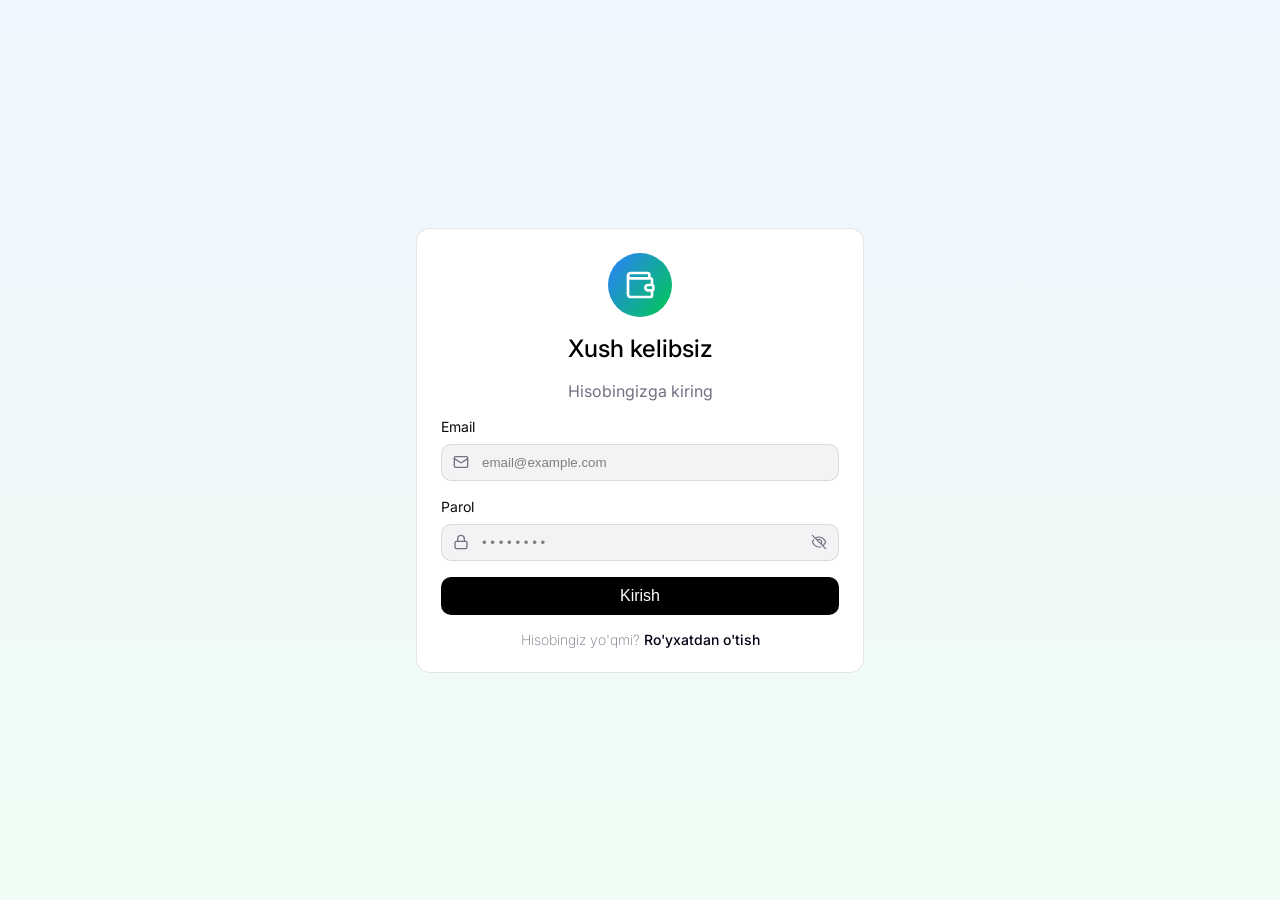
<file: index.html>
<!doctype html>
<html lang="en">
  <head>
    <meta charset="UTF-8" />
    <meta name="viewport" content="width=device-width, initial-scale=1.0" />
    <title>Login page</title>
    <link rel="stylesheet" href="./fonts/font.css" />
    <link rel="stylesheet" href="./css/global.css" />
    <link rel="stylesheet" href="./css/index.css" />
  </head>
  <body>
    <form>
      <div class="icon__box">
        <img src="./assets/icons/logo.svg" alt="" />
      </div>

      <h1>Xush kelibsiz</h1>

      <p>Hisobingizga kiring</p>

      <div class="inp__box">
        <img src="./assets/icons/email.svg" alt="" />
        <label for="email">Email</label>
        <input id="email" type="email" placeholder="email@example.com" />
      </div>

      <div class="inp__box">
        <img src="./assets/icons/password.svg" alt="" />
        <label for="parol">Parol</label>
        <input id="parol" type="password" placeholder="• • • • • • • •" />
        <img class="eye" src="./assets/icons/eye.svg" alt="" />
        <img class="eye__slash" src="./assets/icons/eye-slash.svg" alt="" />
      </div>

      <button>Kirish</button>

      <p>Hisobingiz yo'qmi? <a href="./register.html">Ro'yxatdan o'tish</a></p>
    </form>

    <script src="./js/index.js"></script>
  </body>
</html>
</file>
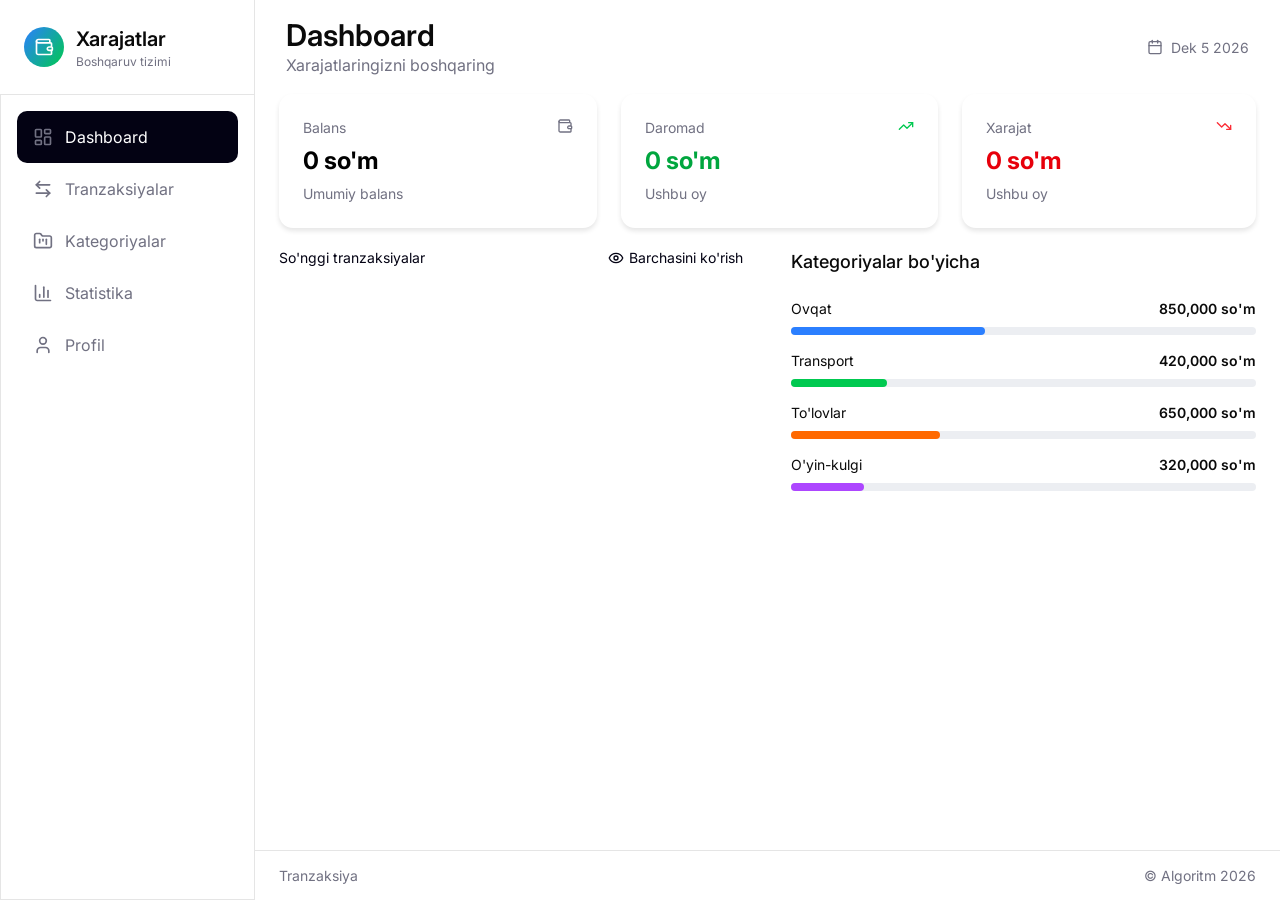
<file: dashboard.html>
<!doctype html>
<html lang="en">
  <head>
    <meta charset="UTF-8" />
    <meta name="viewport" content="width=device-width, initial-scale=1.0" />
    <title>Document</title>
    <link rel="stylesheet" href="./fonts/font.css" />
    <link rel="stylesheet" href="./css/global.css" />
    <link rel="stylesheet" href="./css/dashboard.css" />
  </head>
  <body>
    <header class="box first">
      <div class="logo">
        <img src="./assets/icons/logo.svg" alt="" />
      </div>
      <div class="logo__title">
        <h2>Xarajatlar</h2>
        <p>Boshqaruv tizimi</p>
      </div>
    </header>

    <nav class="box one">
      <ul>
        <li>
          <a href="#" class="active">
            <img src="./assets/icons/dashboard.svg" alt="" />
            Dashboard
          </a>
        </li>
        <li>
          <a href="./tranzaksiya.html">
            <img src="./assets/icons/tranzaksiyalar.svg" alt="" />
            Tranzaksiyalar
          </a>
        </li>
        <li>
          <a href="#">
            <img src="./assets/icons/kategoriya.svg" alt="" />
            Kategoriyalar
          </a>
        </li>
        <li>
          <a href="#">
            <img src="./assets/icons/statistika.svg" alt="" />
            Statistika
          </a>
        </li>
        <li>
          <a href="#">
            <img src="./assets/icons/profile.svg" alt="" />
            Profil
          </a>
        </li>
      </ul>
    </nav>

    <header class="box two">
      <div class="title">
        <h1>Dashboard</h1>
        <p>Xarajatlaringizni boshqaring</p>
      </div>

      <div class="date">
        <img src="./assets/icons/date.svg" alt="" />
        <p id="current__date"></p>
      </div>
    </header>

    <main class="box seven">
      <div class="shadow">
        <div class="balans">
          <span>Balans</span>
          <strong id="balans__sum">0 so'm</strong>
          <span>Umumiy balans</span>
        </div>

        <img src="./assets/icons/balans.svg" alt="" />
      </div>
    </main>

    <main class="box eight">
      <div class="shadow">
        <div class="daromad">
          <span>Daromad</span>
          <strong id="daromad__sum">0 so'm</strong>
          <span>Ushbu oy</span>
        </div>

        <img src="./assets/icons/daromad.svg" alt="" />
      </div>
    </main>

    <main class="box ten">
      <div class="shadow">
        <div class="xarajat">
          <span>Xarajat</span>
          <strong id="xarajat__sum">0 so'm</strong>
          <span>Ushbu oy</span>
        </div>

        <img src="./assets/icons/xarajat.svg" alt="" />
      </div>
    </main>

    <main class="box twelve">
      <div class="item">
        <p>So'nggi tranzaksiyalar</p>
        <p>
          <img src="./assets/icons/all_eye.svg" alt="" />
          <span>Barchasini ko'rish</span>
        </p>
      </div>

      <div class="content"></div>
    </main>

    <main class="box fourteen">
      <p>Kategoriyalar bo'yicha</p>

      <div class="grafik">
        <div class="item">
          <div class="text">
            <span>Ovqat</span>
            <span>850,000 so'm</span>
          </div>
          <div class="parent">
            <div class="child"></div>
          </div>
        </div>

        <div class="item">
          <div class="text">
            <span>Transport</span>
            <span>420,000 so'm</span>
          </div>
          <div class="parent">
            <div class="child"></div>
          </div>
        </div>

        <div class="item">
          <div class="text">
            <span>To'lovlar</span>
            <span>650,000 so'm</span>
          </div>
          <div class="parent">
            <div class="child"></div>
          </div>
        </div>

        <div class="item">
          <div class="text">
            <span>O'yin-kulgi</span>
            <span>320,000 so'm</span>
          </div>
          <div class="parent">
            <div class="child"></div>
          </div>
        </div>
      </div>
    </main>

    <footer class="box seventeen">
      <span>Tranzaksiya</span>
      <span>&copy; Algoritm 2026</span>
    </footer>
    <script src="./js/dashboard.js"></script>
  </body>
</html>
</file>
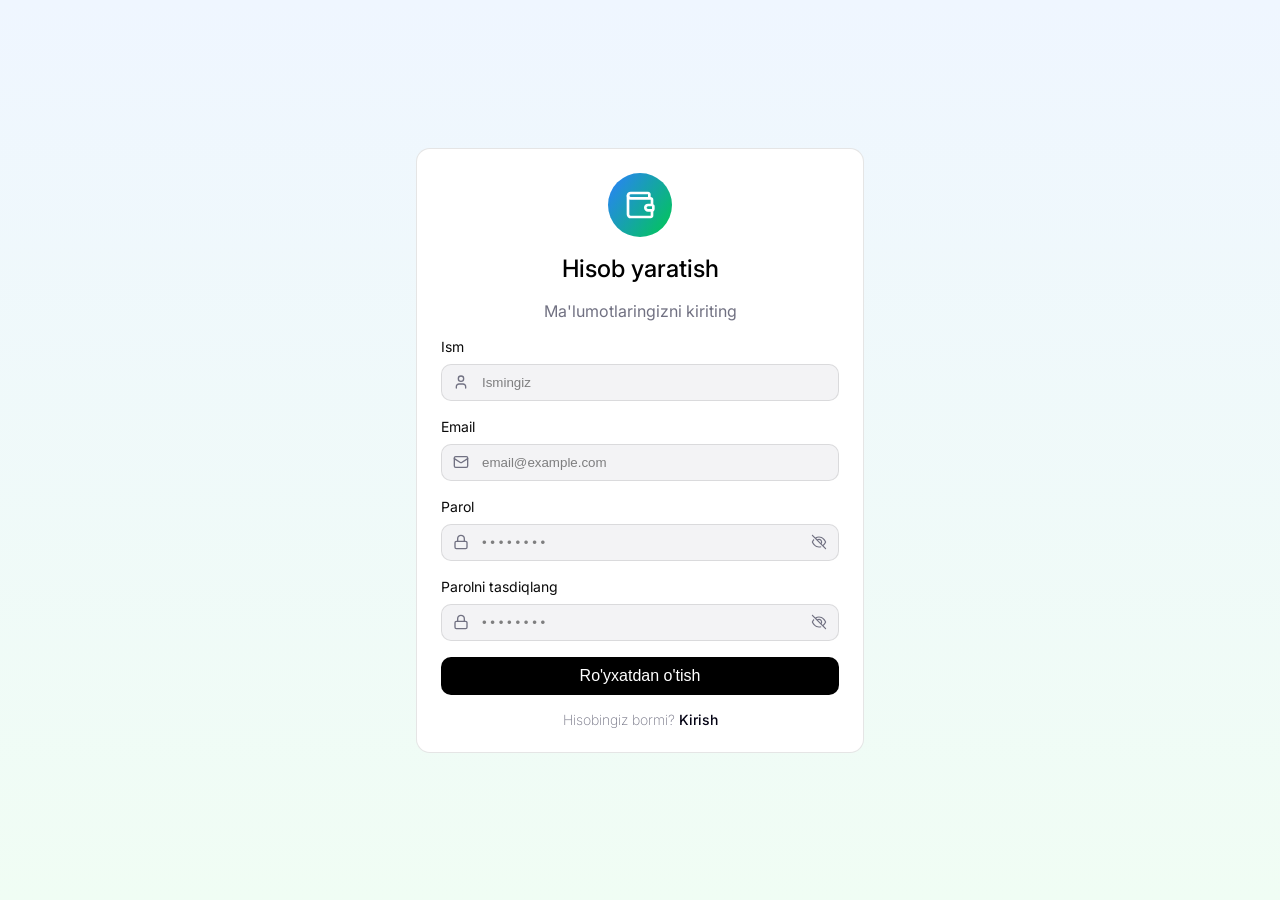
<file: register.html>
<!doctype html>
<html lang="en">
  <head>
    <meta charset="UTF-8" />
    <meta name="viewport" content="width=device-width, initial-scale=1.0" />
    <title>Register page</title>
    <link rel="stylesheet" href="./fonts/font.css" />
    <link rel="stylesheet" href="./css/global.css" />
    <link rel="stylesheet" href="./css/register.css" />
  </head>
  <body>
    <form>
      <div class="icon__box">
        <img src="./assets/icons/logo.svg" alt="" />
      </div>

      <h1>Hisob yaratish</h1>

      <p>Ma'lumotlaringizni kiriting</p>

      <div class="inp__box">
        <img src="./assets/icons/user.svg" alt="" />
        <label for="ism">Ism</label>
        <input id="ism" type="text" placeholder="Ismingiz" />
      </div>

      <div class="inp__box">
        <img src="./assets/icons/email.svg" alt="" />
        <label for="email">Email</label>
        <input id="email" type="email" placeholder="email@example.com" />
      </div>

      <div class="inp__box">
        <img src="./assets/icons/password.svg" alt="" />
        <label for="parol">Parol</label>
        <input id="parol" type="password" placeholder="• • • • • • • •" />
        <img class="eye" src="./assets/icons/eye.svg" alt="" />
        <img class="eye__slash" src="./assets/icons/eye-slash.svg" alt="" />
      </div>

      <div class="inp__box">
        <img src="./assets/icons/password.svg" alt="" />
        <label for="parol__check">Parolni tasdiqlang</label>
        <input
          id="parol__check"
          type="password"
          placeholder="• • • • • • • •"
        />
        <img class="eye2" src="./assets/icons/eye.svg" alt="" />
        <img class="eye__slash2" src="./assets/icons/eye-slash.svg" alt="" />
      </div>

      <button>Ro'yxatdan o'tish</button>

      <p>Hisobingiz bormi? <a href="./index.html">Kirish</a></p>
    </form>

    <script src="./js/register.js"></script>
  </body>
</html>
</file>
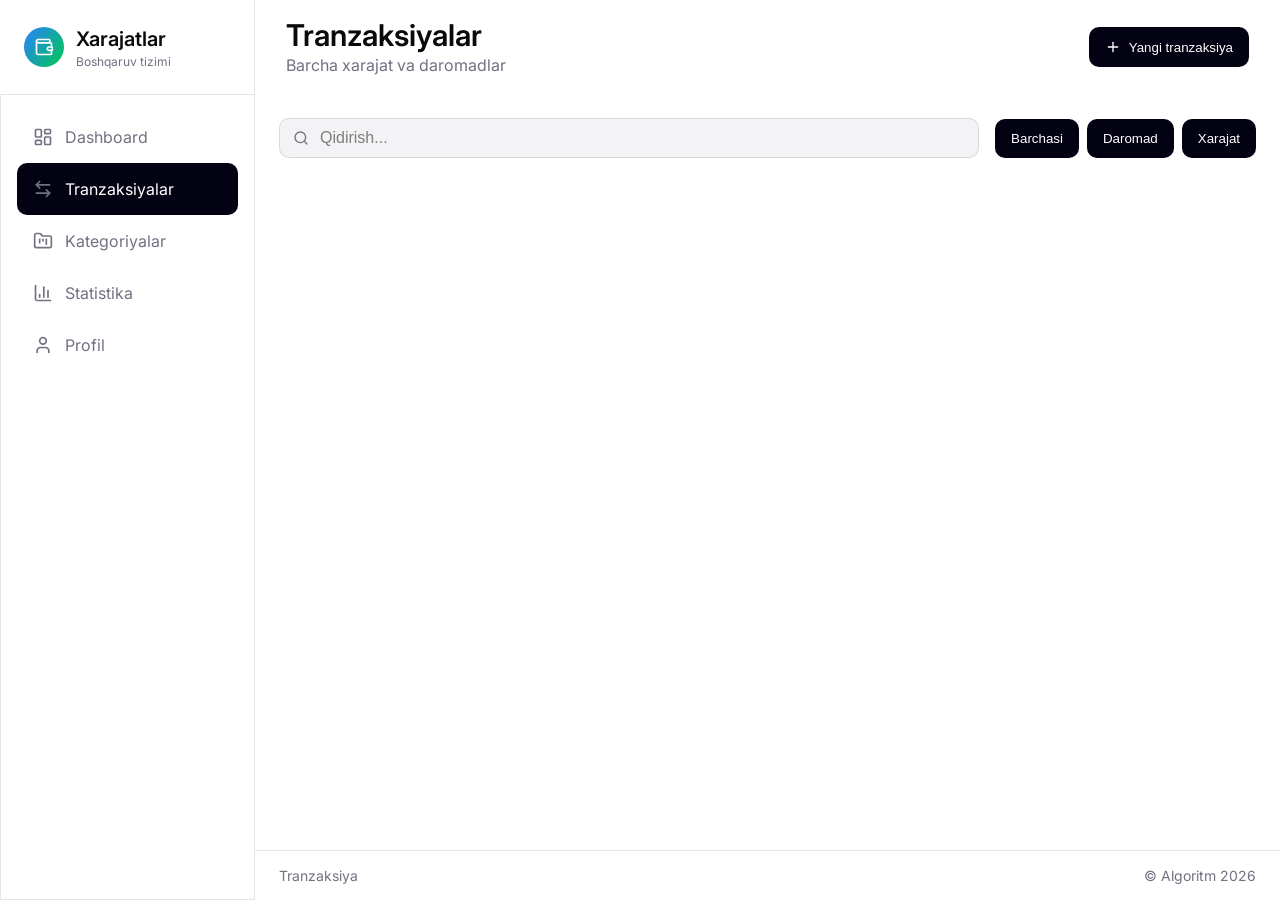
<file: tranzaksiya.html>
<!doctype html>
<html lang="en">
  <head>
    <meta charset="UTF-8" />
    <meta name="viewport" content="width=device-width, initial-scale=1.0" />
    <title>Document</title>
    <link rel="stylesheet" href="./fonts/font.css" />
    <link rel="stylesheet" href="./css/global.css" />
    <link rel="stylesheet" href="./css/tranzaksiya.css" />
  </head>
  <body>
    <header class="box first">
      <div class="logo">
        <img src="./assets/icons/logo.svg" alt="" />
      </div>
      <div class="logo__title">
        <h2>Xarajatlar</h2>
        <p>Boshqaruv tizimi</p>
      </div>
    </header>

    <nav class="box one">
      <ul>
        <li>
          <a href="./dashboard.html">
            <img src="./assets/icons/dashboard.svg" alt="" />
            Dashboard
          </a>
        </li>
        <li>
          <a href="#" class="active">
            <img src="./assets/icons/tranzaksiyalar.svg" alt="" />
            Tranzaksiyalar
          </a>
        </li>
        <li>
          <a href="#">
            <img src="./assets/icons/kategoriya.svg" alt="" />
            Kategoriyalar
          </a>
        </li>
        <li>
          <a href="#">
            <img src="./assets/icons/statistika.svg" alt="" />
            Statistika
          </a>
        </li>
        <li>
          <a href="#">
            <img src="./assets/icons/profile.svg" alt="" />
            Profil
          </a>
        </li>
      </ul>
    </nav>

    <header class="box two">
      <div class="title">
        <h1>Tranzaksiyalar</h1>
        <p>Barcha xarajat va daromadlar</p>
      </div>

      <button id="add">
        <img src="./assets/icons/plus.svg" alt="" />
        <span>Yangi tranzaksiya</span>
      </button>
    </header>

    <main class="box twelve">
      <div class="item">
        <input class="saerch" type="text" placeholder="Qidirish..." />
        <img src="./assets/icons/search.svg" alt="" />

        <div class="btns">
          <button>Barchasi</button>
          <button>Daromad</button>
          <button>Xarajat</button>
        </div>
      </div>

      <div class="content"></div>
    </main>

    <footer class="box seventeen">
      <span>Tranzaksiya</span>
      <span>&copy; Algoritm 2026</span>
    </footer>

    <div class="modal">
      <div class="title">
        <strong>Yangi tranzaksiya</strong>
        <img class="close" src="./assets/icons/close.svg" alt="" />
      </div>

      <div class="line"></div>

      <div class="form">
        <div class="inp__box">
          <label for="">Nomi</label>
          <input
            type="text"
            placeholder="Masalan: Supermarket"
            name="nomi"
            oninput="getInputValue(this)"
          />
        </div>
        <div class="inp__box">
          <label for="">Narx (so'm)</label>
          <input
            type="number"
            placeholder="0"
            name="narx"
            oninput="getInputValue(this)"
          />
        </div>
        <div class="inp__box">
          <label for="">Kategoriya</label>
          <input
            type="text"
            placeholder="Masalan: Ovqat"
            name="kategoriya"
            oninput="getInputValue(this)"
          />
        </div>
        <div class="inp__box">
          <label for="">Sana</label>
          <input type="date" name="sana" oninput="getInputValue(this)" />
        </div>
        <div class="inp__box">
          <label for="">Turi</label>
          <div class="btns">
            <button class="xarajat">
              <img src="./assets/icons/up.svg" alt="" />
              Xarajat
            </button>
            <button class="daromad">
              <img src="./assets/icons/down.svg" alt="" />
              Daromad
            </button>
          </div>
        </div>
        <div class="inp__box">
          <button id="cencel">Bekor qilish</button>
          <button id="qoshish">Qo'shish</button>
        </div>
      </div>
    </div>

    <div class="blur"></div>

    <script src="./js/tranzaksiya.js"></script>
  </body>
</html>
</file>
<file: fonts/font.css>
@import url("https://fonts.googleapis.com/css2?family=Inter:ital,opsz,wght@0,14..32,100..900;1,14..32,100..900&display=swap");
</file>
<file: css/global.css>
* {
  margin: 0;
  padding: 0;
  box-sizing: border-box;
}

body {
  font-family: "Inter", sans-serif;
}
</file>
<file: css/index.css>
body {
  height: 100vh;
  background: linear-gradient(#eff6ff, #f0fdf4);
  display: grid;
  place-content: center;
}

form {
  width: 448px;
  border-radius: 14px;
  border: 1px solid rgba(0, 0, 0, 0.1);
  background-color: white;
  padding: 24px;
  display: flex;
  flex-direction: column;
  align-items: center;
  gap: 16px;
}

form .icon__box {
  width: 64px;
  height: 64px;
  border-radius: 50%;
  background: linear-gradient(125deg, #2b7fff, #00c950);
  display: flex;
  justify-content: center;
  align-items: center;
}

form h1 {
  font-size: 24px;
  font-weight: 500;
  line-height: 32px;
}

form p:nth-child(3) {
  color: #717182;
  font-size: 16px;
  font-weight: 400;
}

form .inp__box {
  width: 100%;
  display: flex;
  flex-direction: column;
  gap: 7px;
  position: relative;
}

form .inp__box img:first-child {
  position: absolute;
  width: 16px;
  bottom: 11px;
  left: 12px;
}

form .inp__box .eye {
  display: none;
}

form .inp__box .eye,
form .inp__box .eye__slash {
  position: absolute;
  width: 16px;
  bottom: 11px;
  right: 12px;
  cursor: pointer;
}

form .inp__box label {
  font-size: 14px;
  color: #0a0a0a;
  line-height: 20px;
}

form .inp__box input {
  padding: 10px 12px 10px 40px;
  border: 1px solid rgba(0, 0, 0, 0.1);
  border-radius: 10px;
  background-color: #f3f3f5;
  outline: none;
}

form .inp__box input[type="password"] {
  padding: 10px 40px;
}

form .inp__box input::placeholder {
  color: #0a0a0a80;
}

form button {
  width: 100%;
  padding: 10px 0;
  border-radius: 10px;
  border: none;
  background-color: black;
  color: white;
  font-size: 16px;
  cursor: pointer;
}

form p:last-child {
  font-size: 14px;
  color: #717182;
  font-weight: 200;
}

form p:last-child a {
  color: #030213;
  font-weight: 500;
  text-decoration: none;
}

form p:last-child a:hover {
  text-decoration: underline;
}
</file>
<file: css/dashboard.css>
body {
  height: 100vh;
  display: grid;
  grid-template-columns: 255px 2fr 1fr 1fr 2fr;
  grid-template-rows: 94px 130px 1fr 50px;
}

.one {
  grid-row: 2/5;
  padding: 16px;
  border: 1px solid #0000001a;
}

.two {
  grid-column: 2/6;
  display: flex;
  align-items: center;
  justify-content: space-between;
  padding: 31px;
}

.two .title h1 {
  font-size: 30px;
  font-weight: 600;
  line-height: 36px;
  color: #0a0a0a;
}

.two .title p {
  font-size: 16px;
  line-height: 24px;
  color: #717182;
}

.two .date {
  display: flex;
  align-items: center;
  gap: 8px;
}

.two .date p {
  font-size: 14px;
  color: #717182;
}

.eight {
  grid-column: 3/5;
}

.twelve {
  grid-column: 2/4;
}

.fourteen {
  grid-column: 4/6;
}

.seventeen {
  grid-column: 2/6;
}

.first {
  display: flex;
  align-items: center;
  justify-content: start;
  padding: 0 24px;
  gap: 12px;
  border-right: 1px solid #0000001a;
}

.first .logo {
  width: 40px;
  height: 40px;
  border-radius: 50%;
  background: linear-gradient(125deg, #2b7fff, #00c950);
  display: flex;
  align-items: center;
  justify-content: center;
}

.first .logo img {
  width: 20px;
}

.first .logo__title h2 {
  font-size: 20px;
  color: #0a0a0a;
  font-weight: 600;
  line-height: 30px;
}

.first .logo__title p {
  font-size: 12px;
  color: #717182;
  line-height: 16px;
}

.one ul {
  list-style-type: none;
}

.one ul li {
  width: 100%;
}

.one ul li a {
  display: flex;
  align-items: center;
  justify-content: start;
  gap: 12px;
  padding: 14px 16px;
  border-radius: 10px;
  text-decoration: none;
  color: #717182;
  font-size: 16px;
  line-height: 24px;
}

.one ul li a:hover {
  background-color: rgb(237, 237, 237);
}

.one ul li > .active {
  background-color: #030213;
  color: white;
}

.one ul li > .active:hover {
  background-color: #030213;
}

.seven .shadow {
  padding: 24px;
  display: flex;
  align-items: start;
  justify-content: space-between;
  margin-left: 24px;
  box-shadow: 0 3px 5px #0000001a;
  border-radius: 14px;
}

.seven .balans {
  display: flex;
  flex-direction: column;
  align-items: start;
  gap: 7px;
}

.seven .balans strong {
  font-size: 24px;
  font-weight: 700;
  line-height: 32px;
}

.seven .balans span {
  color: #717182;
  font-size: 14px;
  line-height: 20px;
}

.eight .shadow {
  padding: 24px;
  display: flex;
  align-items: start;
  justify-content: space-between;
  margin-left: 24px;
  box-shadow: 0 3px 5px #0000001a;
  border-radius: 14px;
}

.eight .daromad {
  display: flex;
  flex-direction: column;
  align-items: start;
  gap: 7px;
}

.eight .daromad strong {
  font-size: 24px;
  font-weight: 700;
  line-height: 32px;
  color: #00a63e;
}

.eight .daromad span {
  color: #717182;
  font-size: 14px;
  line-height: 20px;
}

.ten .shadow {
  padding: 24px;
  display: flex;
  align-items: start;
  justify-content: space-between;
  margin: 0 24px;
  box-shadow: 0 3px 5px #0000001a;
  border-radius: 14px;
}

.ten .xarajat {
  display: flex;
  flex-direction: column;
  align-items: start;
  gap: 7px;
}

.ten .xarajat strong {
  font-size: 24px;
  font-weight: 700;
  line-height: 32px;
  color: #e7000b;
}

.ten .xarajat span {
  color: #717182;
  font-size: 14px;
  line-height: 20px;
}

.twelve {
  padding: 24px;
  display: flex;
  flex-direction: column;
  gap: 24px;
}

.twelve > .item {
  display: flex;
  align-items: center;
  justify-content: space-between;
}

.twelve > .item p {
  display: flex;
  align-items: center;
  gap: 5px;
  font-size: 14px;
  color: #030213;
  line-height: 20px;
}

.twelve .content {
  display: flex;
  flex-direction: column;
  gap: 16px;
}

.twelve .content .item {
  display: flex;
  align-items: center;
  justify-content: space-between;
}

.twelve .content .item .left {
  display: flex;
  align-items: center;
  justify-content: center;
  gap: 12px;
}

.twelve .content .item .left .circle {
  width: 40px;
  height: 40px;
  border-radius: 50%;
  display: flex;
  align-items: center;
  justify-content: center;
}



.twelve .content .item .left .title__box {
  display: flex;
  flex-direction: column;
  align-items: start;
  gap: 3px;
}

.twelve .content .item .left .title__box p {
  font-size: 16px;
  line-height: 24px;
  color: #0a0a0a;
}

.twelve .content .item .left .title__box span,
.twelve .content .item .right span {
  font-size: 14px;
  line-height: 20px;
  color: #717182;
}

.twelve .content .item .right {
  display: flex;
  flex-direction: column;
  align-items: end;
  gap: 3px;
}

.twelve .content .item .right p {
  font-size: 16px;
  line-height: 24px;
  font-weight: 600;
}



.fourteen {
  padding: 24px;
  display: flex;
  flex-direction: column;
  gap: 24px;
}

.fourteen > p {
  font-size: 18px;
  line-height: 27px;
  font-weight: 500;
  color: #0a0a0a;
}

.fourteen .grafik .item .text {
  display: flex;
  align-items: center;
  justify-content: space-between;
}

.fourteen .grafik .item .text span {
  font-size: 14px;
  line-height: 20px;
  color: #0a0a0a;
  font-weight: 400;
}

.fourteen .grafik .item .text span:last-child {
  font-weight: 600;
}

.fourteen .grafik .item .parent {
  width: 100%;
  height: 8px;
  background-color: #eceef2;
  border-radius: 5px;
}

.fourteen .grafik .item .parent .child {
  width: 194px;
  height: 8px;
  border-radius: 5px;
  background-color: #2b7fff;
}

.fourteen .grafik .item {
  display: flex;
  flex-direction: column;
  gap: 8px;
}

.fourteen .grafik .item:nth-child(2) .parent .child {
  width: 96px;
  background-color: #00c950;
}

.fourteen .grafik .item:nth-child(3) .parent .child {
  width: 149px;
  background-color: #ff6900;
}

.fourteen .grafik .item:nth-child(4) .parent .child {
  width: 73px;
  background-color: #ad46ff;
}

.fourteen .grafik {
  display: flex;
  flex-direction: column;
  gap: 16px;
}

.seventeen {
  display: flex;
  align-items: center;
  justify-content: space-between;
  font-size: 14px;
  color: #717182;
  padding: 24px;
  border-top: 1px solid #0000001a;
}
</file>
<file: css/register.css>
body {
  height: 100vh;
  background: linear-gradient(#eff6ff, #f0fdf4);
  display: grid;
  place-content: center;
}

form {
  width: 448px;
  border-radius: 14px;
  border: 1px solid rgba(0, 0, 0, 0.1);
  background-color: white;
  padding: 24px;
  display: flex;
  flex-direction: column;
  align-items: center;
  gap: 16px;
}

form .icon__box {
  width: 64px;
  height: 64px;
  border-radius: 50%;
  background: linear-gradient(125deg, #2b7fff, #00c950);
  display: flex;
  justify-content: center;
  align-items: center;
}

form h1 {
  font-size: 24px;
  font-weight: 500;
  line-height: 32px;
}

form p:nth-child(3) {
  color: #717182;
  font-size: 16px;
  font-weight: 400;
}

form .inp__box {
  width: 100%;
  display: flex;
  flex-direction: column;
  gap: 7px;
  position: relative;
}

form .inp__box img:first-child {
  position: absolute;
  width: 16px;
  bottom: 11px;
  left: 12px;
}

form .inp__box .eye,
form .inp__box .eye2 {
  display: none;
}

form .inp__box .eye,
form .inp__box .eye__slash,
form .inp__box .eye2,
form .inp__box .eye__slash2 {
  position: absolute;
  width: 16px;
  bottom: 11px;
  right: 12px;
  cursor: pointer;
}

form .inp__box label {
  font-size: 14px;
  color: #0a0a0a;
  line-height: 20px;
}

form .inp__box input {
  padding: 10px 12px 10px 40px;
  border: 1px solid rgba(0, 0, 0, 0.1);
  border-radius: 10px;
  background-color: #f3f3f5;
  outline: none;
}

form .inp__box input[type="password"] {
  padding: 10px 40px;
}

form .inp__box input::placeholder {
  color: #0a0a0a80;
}

form button {
  width: 100%;
  padding: 10px 0;
  border-radius: 10px;
  border: none;
  background-color: black;
  color: white;
  font-size: 16px;
  cursor: pointer;
}

form p:last-child {
  font-size: 14px;
  color: #717182;
  font-weight: 200;
}

form p:last-child a {
  color: #030213;
  font-weight: 500;
  text-decoration: none;
}

form p:last-child a:hover {
  text-decoration: underline;
}
</file>
<file: css/tranzaksiya.css>
body {
  height: fit-content;
  min-height: 100vh;
  position: relative;
  display: grid;
  grid-template-columns: 255px 1fr;
  grid-template-rows: 94px 1fr 50px;
}



.one {
  grid-row: 2/5;
  padding: 16px;
  border: 1px solid #0000001a;
}

.two {
  grid-column: 2/6;
  display: flex;
  align-items: center;
  justify-content: space-between;
  padding: 31px;
}

.two .title h1 {
  font-size: 30px;
  font-weight: 600;
  line-height: 36px;
  color: #0a0a0a;
}

.two .title p {
  font-size: 16px;
  line-height: 24px;
  color: #717182;
}

button {
  padding: 12px 16px;
  background-color: #030213;
  border-radius: 10px;
  border: none;
  color: white;
  display: flex;
  align-items: center;
  gap: 8px;
  cursor: pointer;
}

button:active {
  background-color: #030213d8;
}

.twelve {
  grid-column: 2/4;
}

.seventeen {
  grid-column: 2/6;
}

.first {
  display: flex;
  align-items: center;
  justify-content: start;
  padding: 0 24px;
  gap: 12px;
  border-right: 1px solid #0000001a;
}

.first .logo {
  width: 40px;
  height: 40px;
  border-radius: 50%;
  background: linear-gradient(125deg, #2b7fff, #00c950);
  display: flex;
  align-items: center;
  justify-content: center;
}

.first .logo img {
  width: 20px;
}

.first .logo__title h2 {
  font-size: 20px;
  color: #0a0a0a;
  font-weight: 600;
  line-height: 30px;
}

.first .logo__title p {
  font-size: 12px;
  color: #717182;
  line-height: 16px;
}

.one ul {
  list-style-type: none;
}

.one ul li {
  width: 100%;
}

.one ul li a {
  display: flex;
  align-items: center;
  justify-content: start;
  gap: 12px;
  padding: 14px 16px;
  border-radius: 10px;
  text-decoration: none;
  color: #717182;
  font-size: 16px;
  line-height: 24px;
}

.one ul li a:hover {
  background-color: rgb(237, 237, 237);
}

.one ul li > .active {
  background-color: #030213;
  color: white;
}

.one ul li > .active:hover {
  background-color: #030213;
}

.twelve {
  padding: 24px;
  display: flex;
  flex-direction: column;
  gap: 24px;
}

.twelve > .item {
  display: flex;
  align-items: center;
  justify-content: space-between;
  gap: 16px;
  position: relative;
}

.twelve > .item img {
  position: absolute;
  left: 14px;
}

.twelve > .item .btns {
  display: flex;
  align-items: center;
  gap: 8px;
}

.twelve > .item input {
  width: 100%;
  padding: 10px 12px 10px 40px;
  border-radius: 10px;
  outline: none;
  border: 1px solid #0000001a;
  background-color: #f3f3f5;
  font-size: 16px;
}

.twelve > .item input::placeholder {
  color: #0a0a0a80;
}

.twelve .content {
  height: 100%;
  display: flex;
  flex-direction: column;
  gap: 16px;
}

.twelve .content .item {
  display: flex;
  align-items: center;
  justify-content: space-between;
  border: 1px solid #0000001a;
  padding: 16px;
  border-radius: 10px;
}

.twelve .content .item .left {
  display: flex;
  align-items: center;
  justify-content: center;
  gap: 12px;
}

.twelve .content .item .left .circle {
  width: 40px;
  height: 40px;
  border-radius: 50%;
  display: flex;
  align-items: center;
  justify-content: center;
}

.twelve .content .item .left .title__box {
  display: flex;
  flex-direction: column;
  align-items: start;
  gap: 3px;
}

.twelve .content .item .left .title__box p {
  font-size: 16px;
  line-height: 24px;
  color: #0a0a0a;
}

.twelve .content .item .left .title__box span {
  font-size: 14px;
  line-height: 20px;
  color: #717182;
  display: flex;
  align-items: center;
  gap: 4px;
}

.twelve .content .item .right {
  display: flex;
  align-items: center;
  gap: 24px;
}

.twelve .content .item .right p {
  font-size: 16px;
  line-height: 24px;
  font-weight: 600;
}

.twelve .content .item .right .action {
  display: flex;
  align-items: center;
  gap: 24px;
}

.twelve .content .item .right .action img {
  cursor: pointer;
}

.twelve .content .item .right .action img:hover {
  transform: scale(1.2);
}

.seventeen {
  display: flex;
  align-items: center;
  justify-content: space-between;
  font-size: 14px;
  color: #717182;
  padding: 24px;
  border-top: 1px solid #0000001a;
}

.modal {
  position: absolute;
  width: 448px;
  background-color: white;
  left: 50%;
  top: 50%;
  transform: translate(-50%, -50%);
  z-index: 1;
  border-radius: 14px;
  visibility: hidden;
}

.blur {
  position: absolute;
  left: 0;
  right: 0;
  top: 0;
  bottom: 0;
  background-color: rgba(0, 0, 0, 0.5);
  z-index: 0;
  visibility: hidden;
}

.modal .title {
  display: flex;
  align-items: center;
  justify-content: space-between;
  padding: 24px;
}

.modal .title strong {
  font-size: 20px;
  line-height: 28px;
  font-weight: 600;
}

.modal .title img {
  cursor: pointer;
}

.modal .line {
  height: 1px;
  background-color: #0000001a;
}

.modal .form {
  padding: 24px;
  display: flex;
  flex-direction: column;
  gap: 16px;
}

.modal .form .inp__box {
  display: flex;
  flex-direction: column;
  align-items: start;
  gap: 7px;
}

.modal .form .inp__box input {
  width: 100%;
  padding: 10px 12px;
  border: 1px solid #0000001a;
  background-color: #f3f3f5;
  border-radius: 10px;
  font-size: 16px;
  outline: none;
}

.modal .form .inp__box input::placeholder {
  color: #717182;
}

.modal .form .inp__box:nth-child(5) .btns {
  display: flex;
  align-items: center;
  gap: 12px;
  width: 100%;
}

.modal .form .inp__box:nth-child(5) .btns button {
  width: 100%;
  display: flex;
  justify-content: center;
  font-size: 16px;
  gap: 8px;
  background-color: white;
  border: 1px solid #0000001a;
  color: black;
}

.modal .form .inp__box:nth-child(6) {
  flex-direction: row;
  margin-top: 16px;
  gap: 12px;
}

.modal .form .inp__box:nth-child(6) button {
  width: 100%;
  display: flex;
  justify-content: center;
  font-size: 16px;
}
</file>
